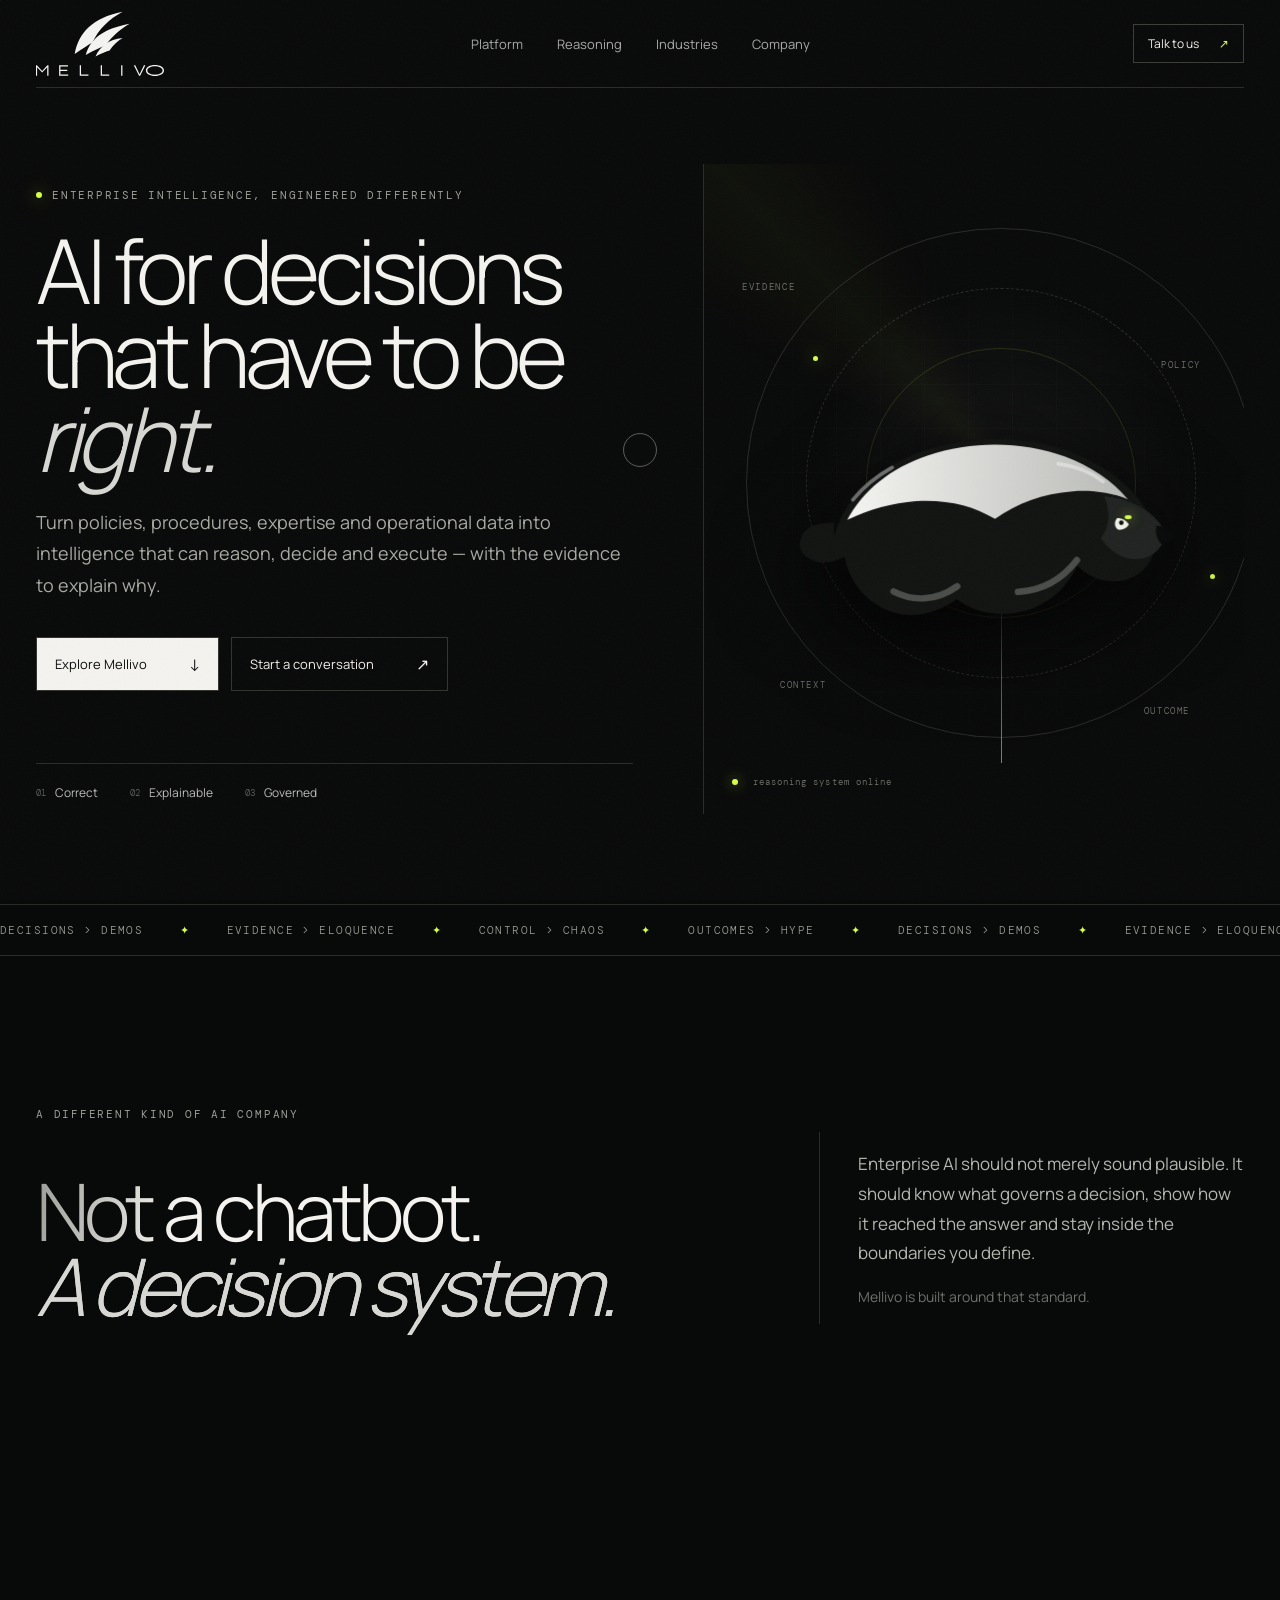
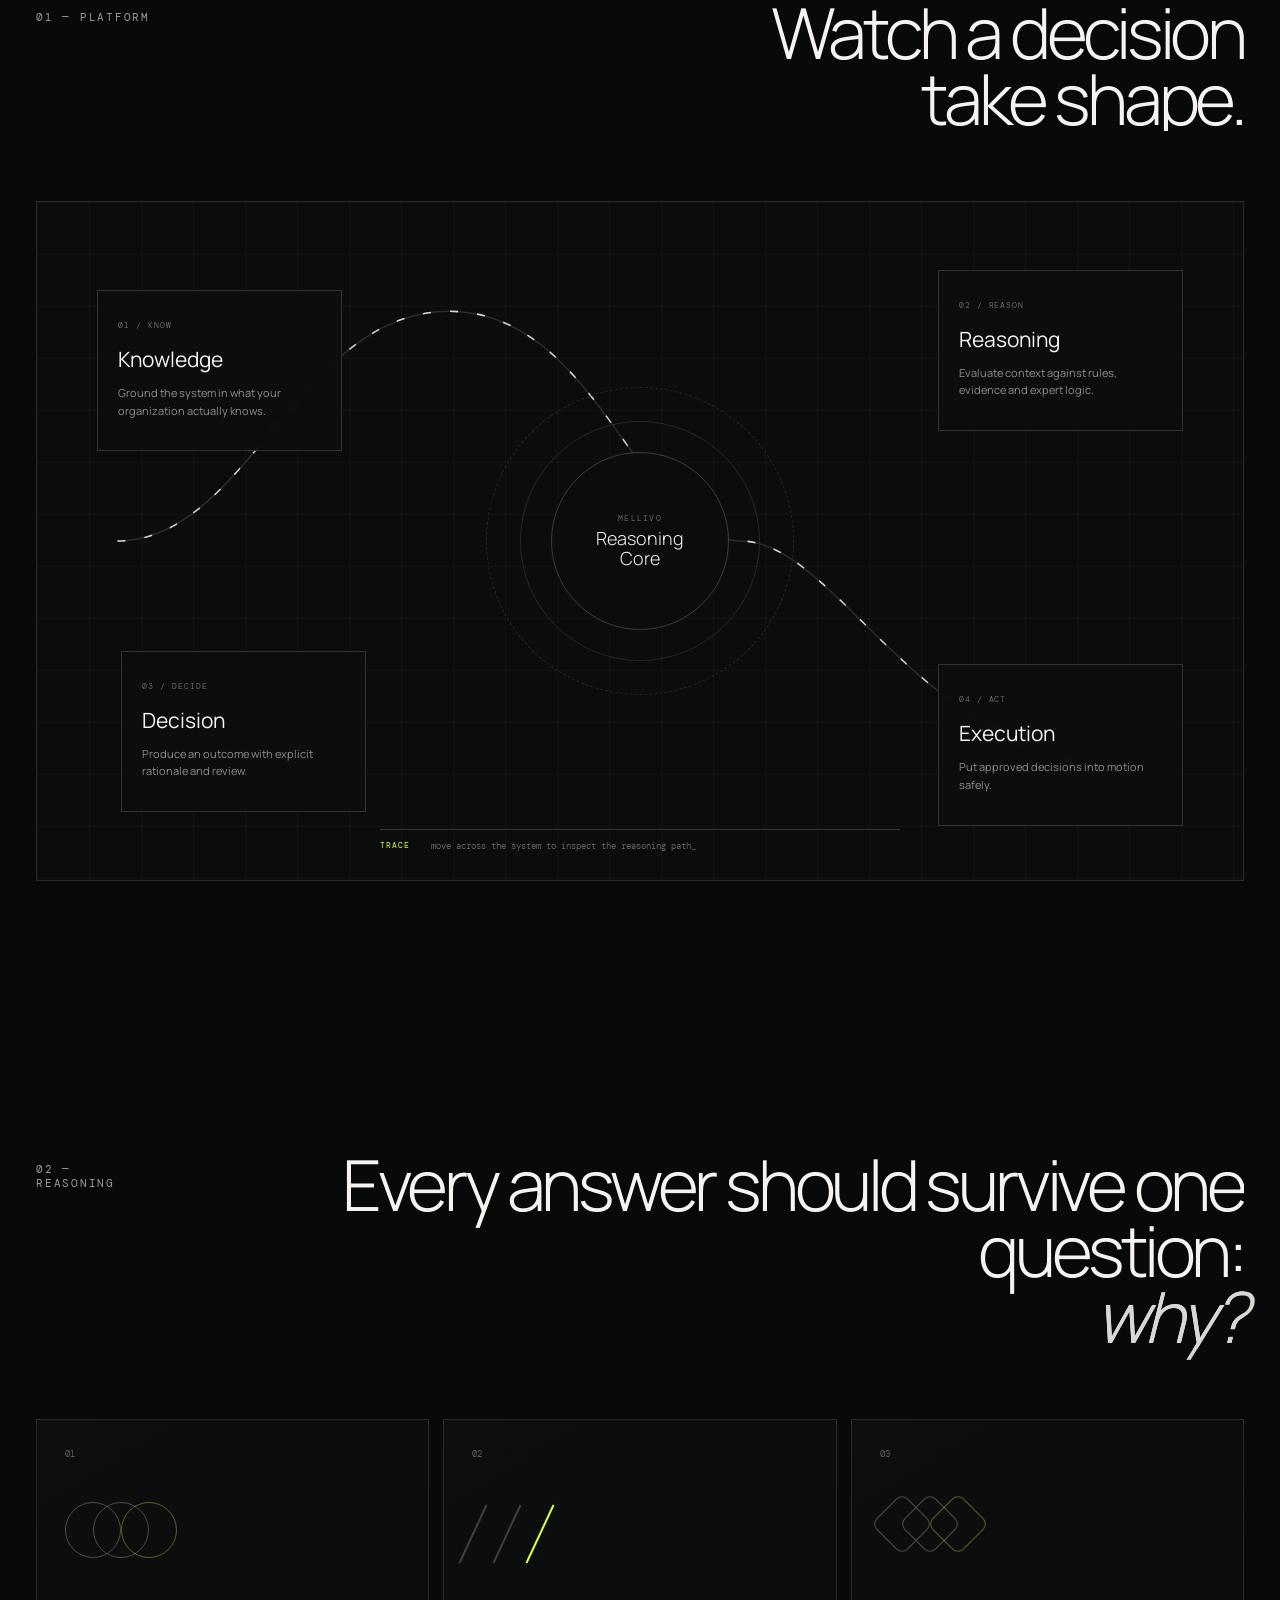
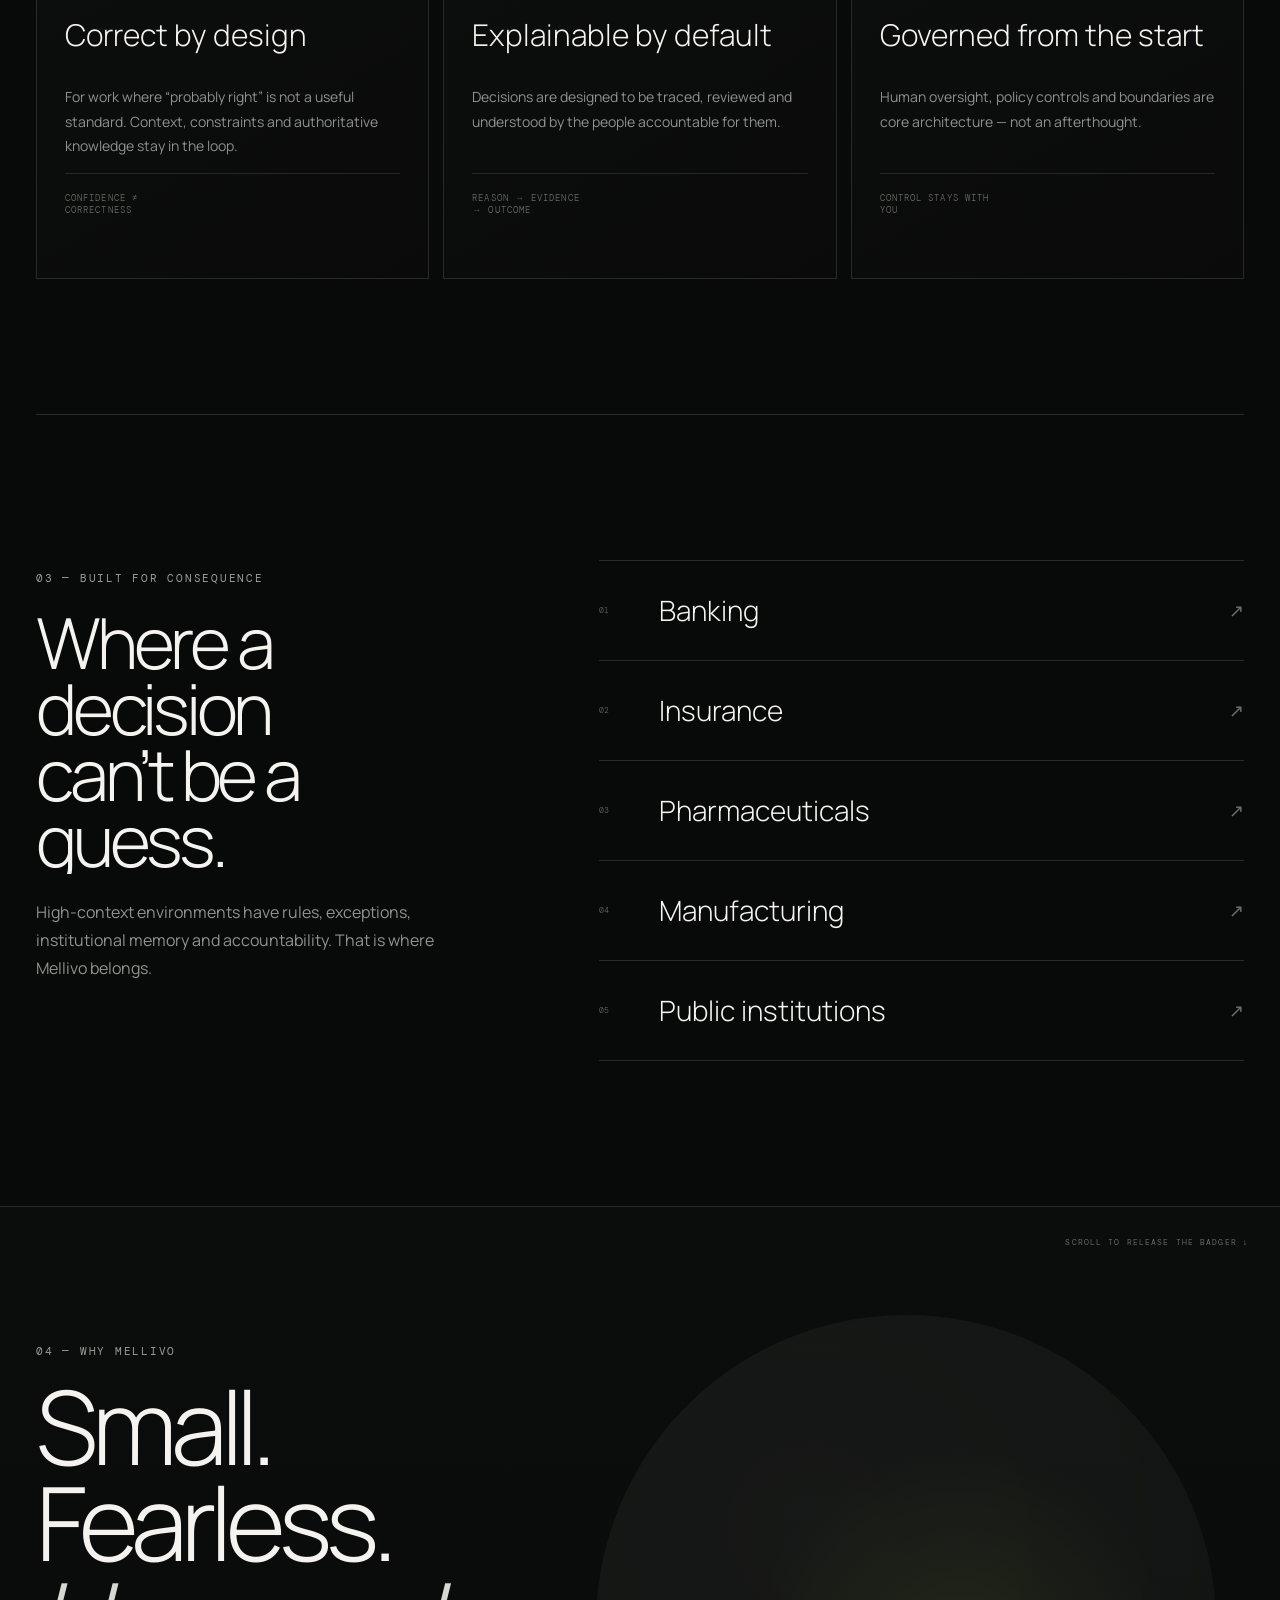
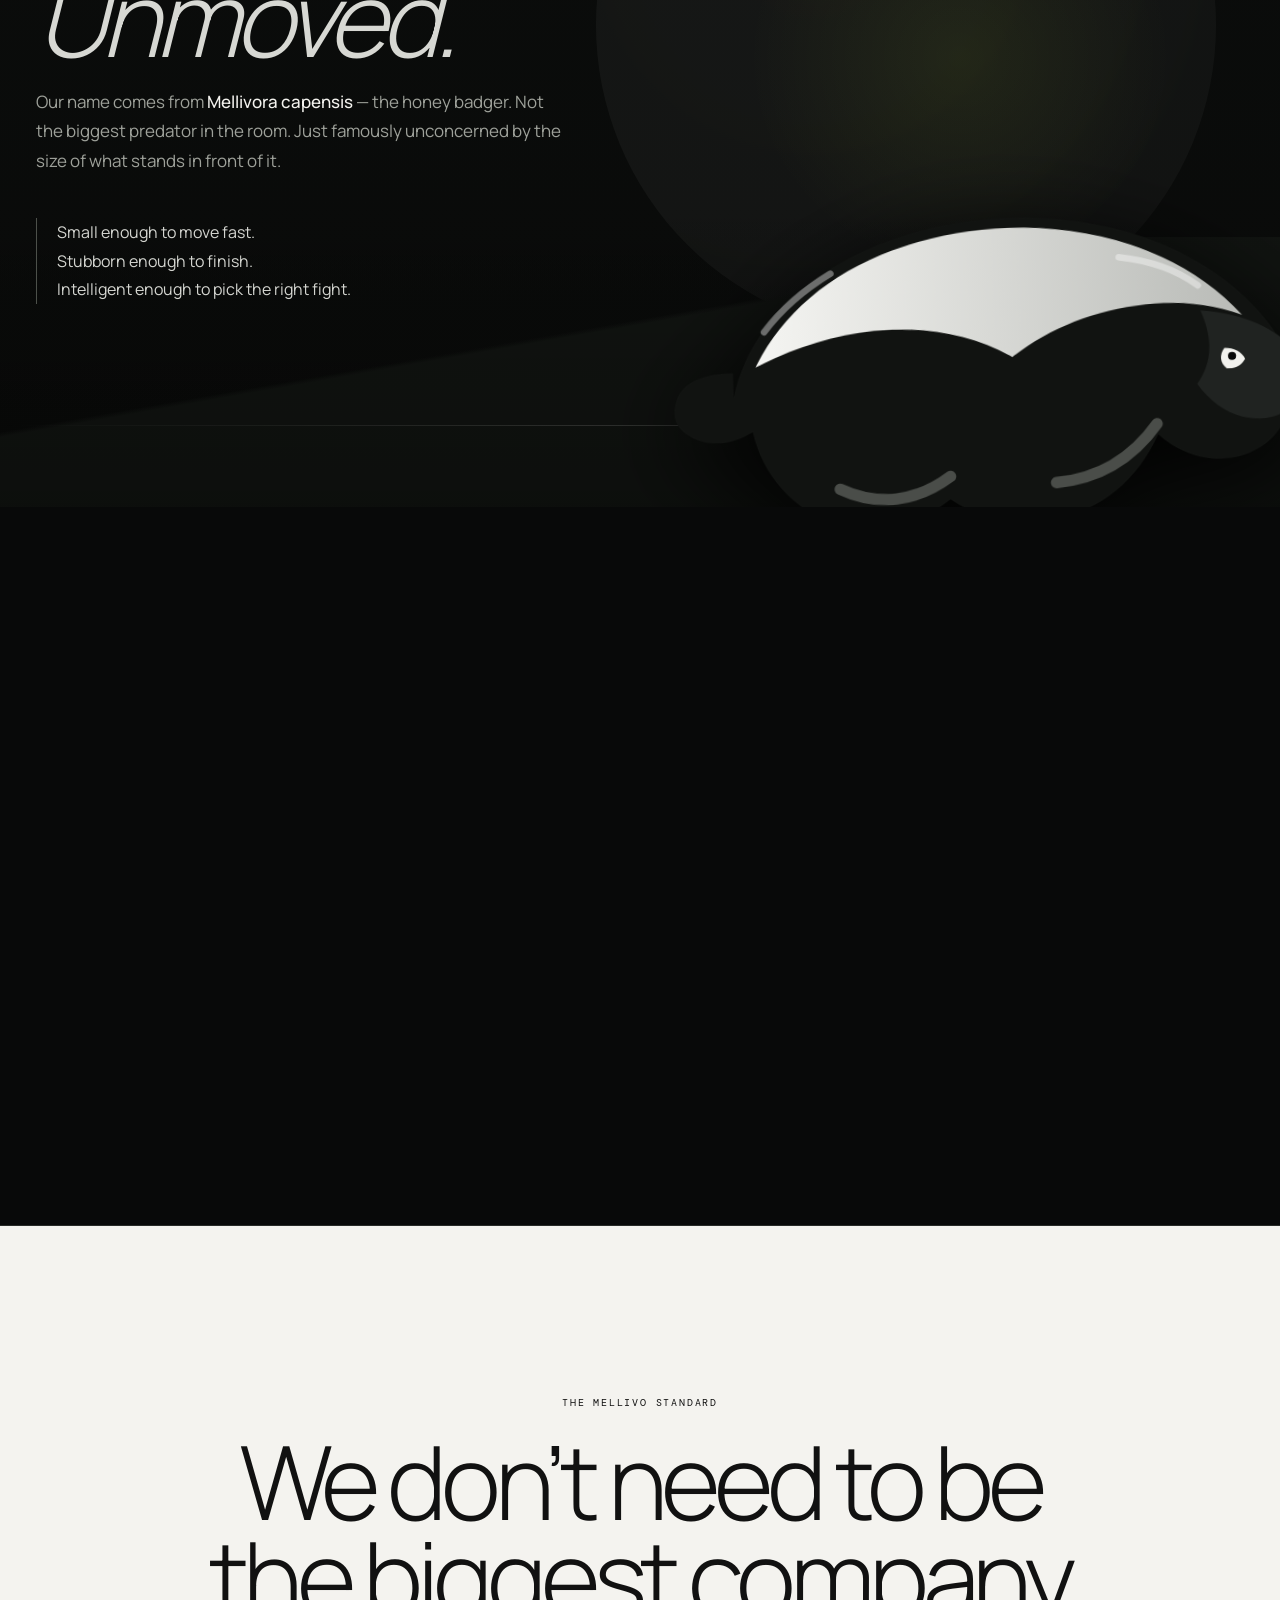
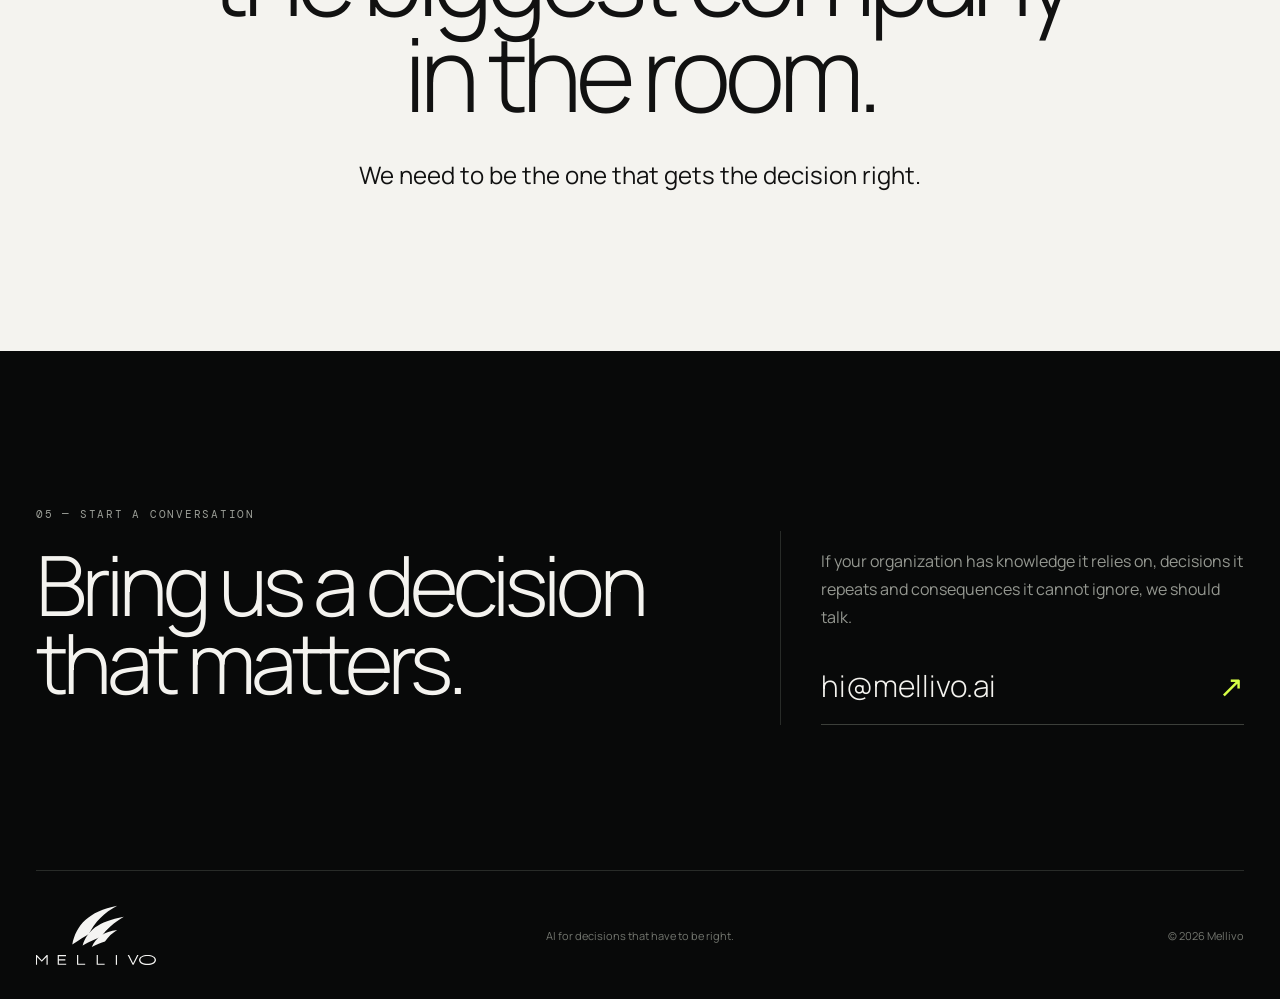
<file: index.html>
<!doctype html><html><head><meta charset="utf-8"><meta name="viewport" content="width=device-width,initial-scale=1"><meta http-equiv="refresh" content="0; url=enhanced.html"><title>Mellivo</title><script>location.replace('enhanced.html');</script></head><body style="background:#080909;color:#f4f3ef;font-family:system-ui;padding:24px">Loading Mellivo…</body></html>
</file>
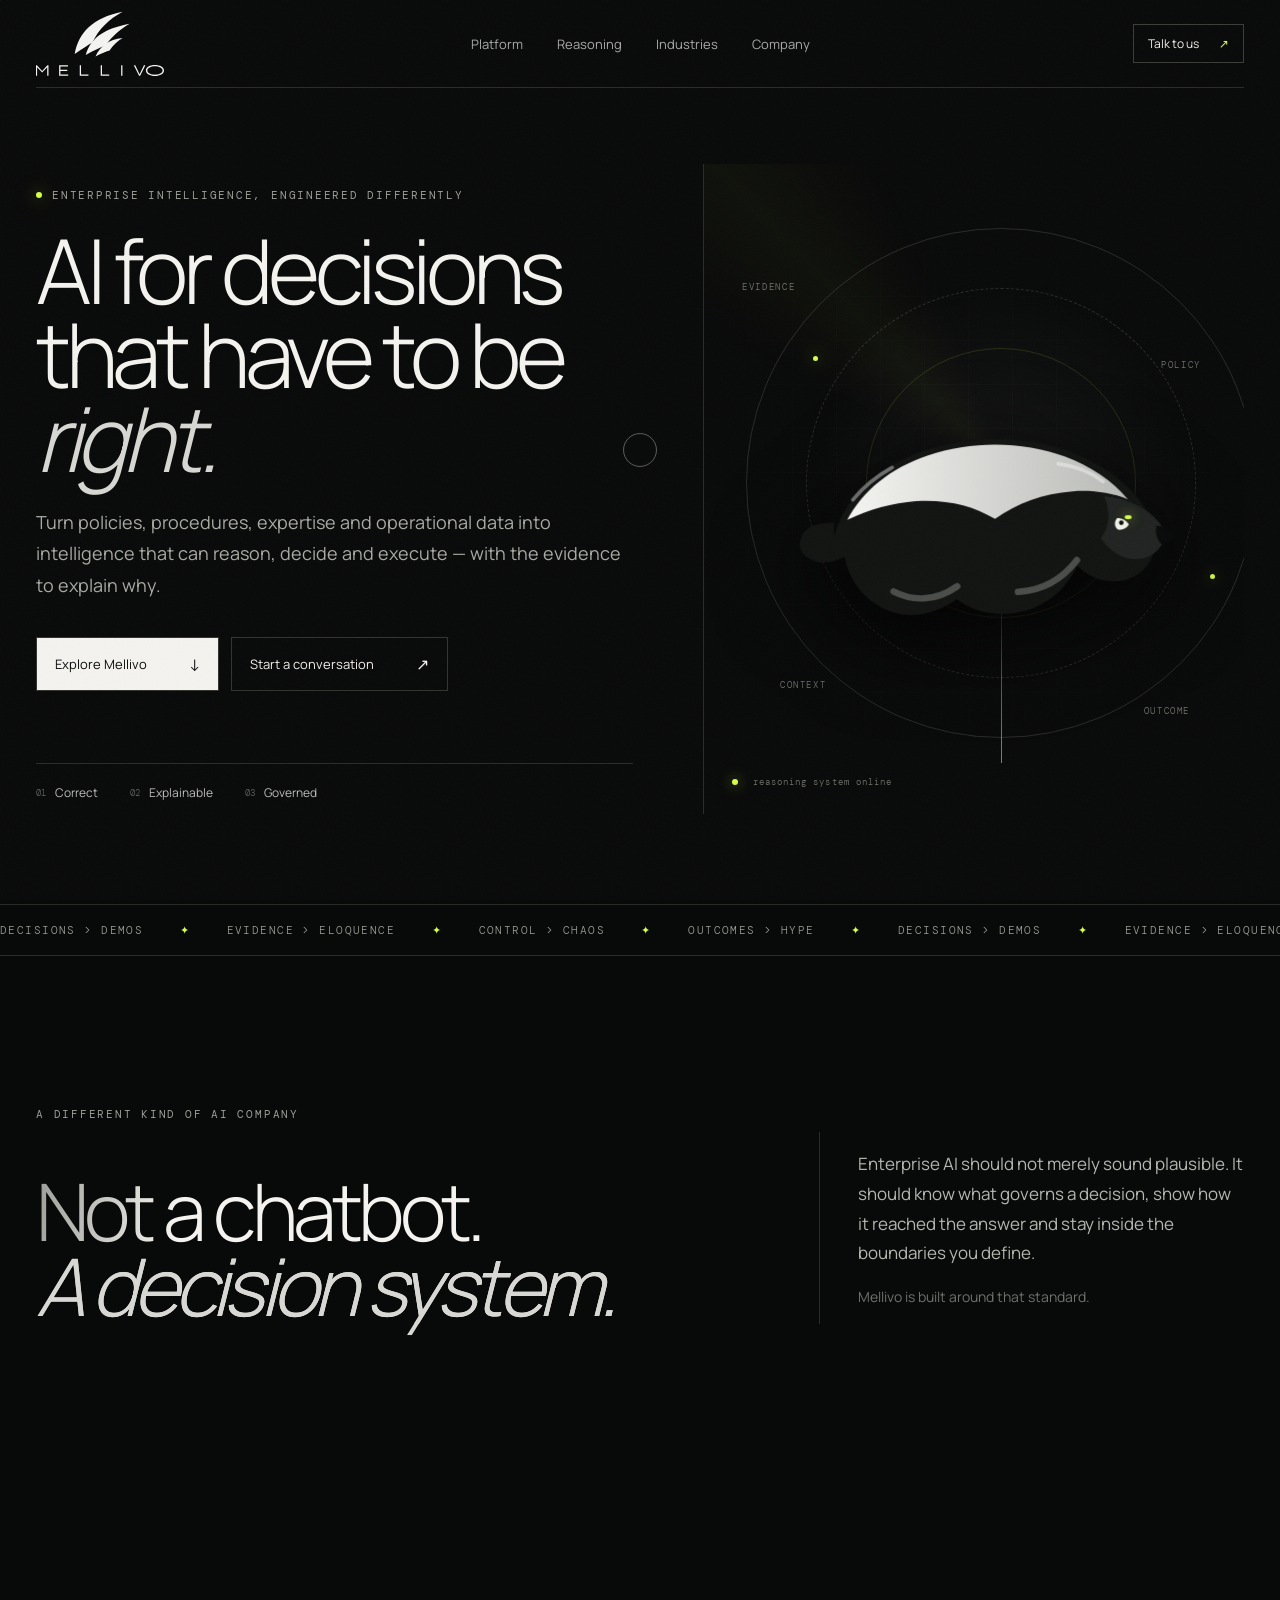
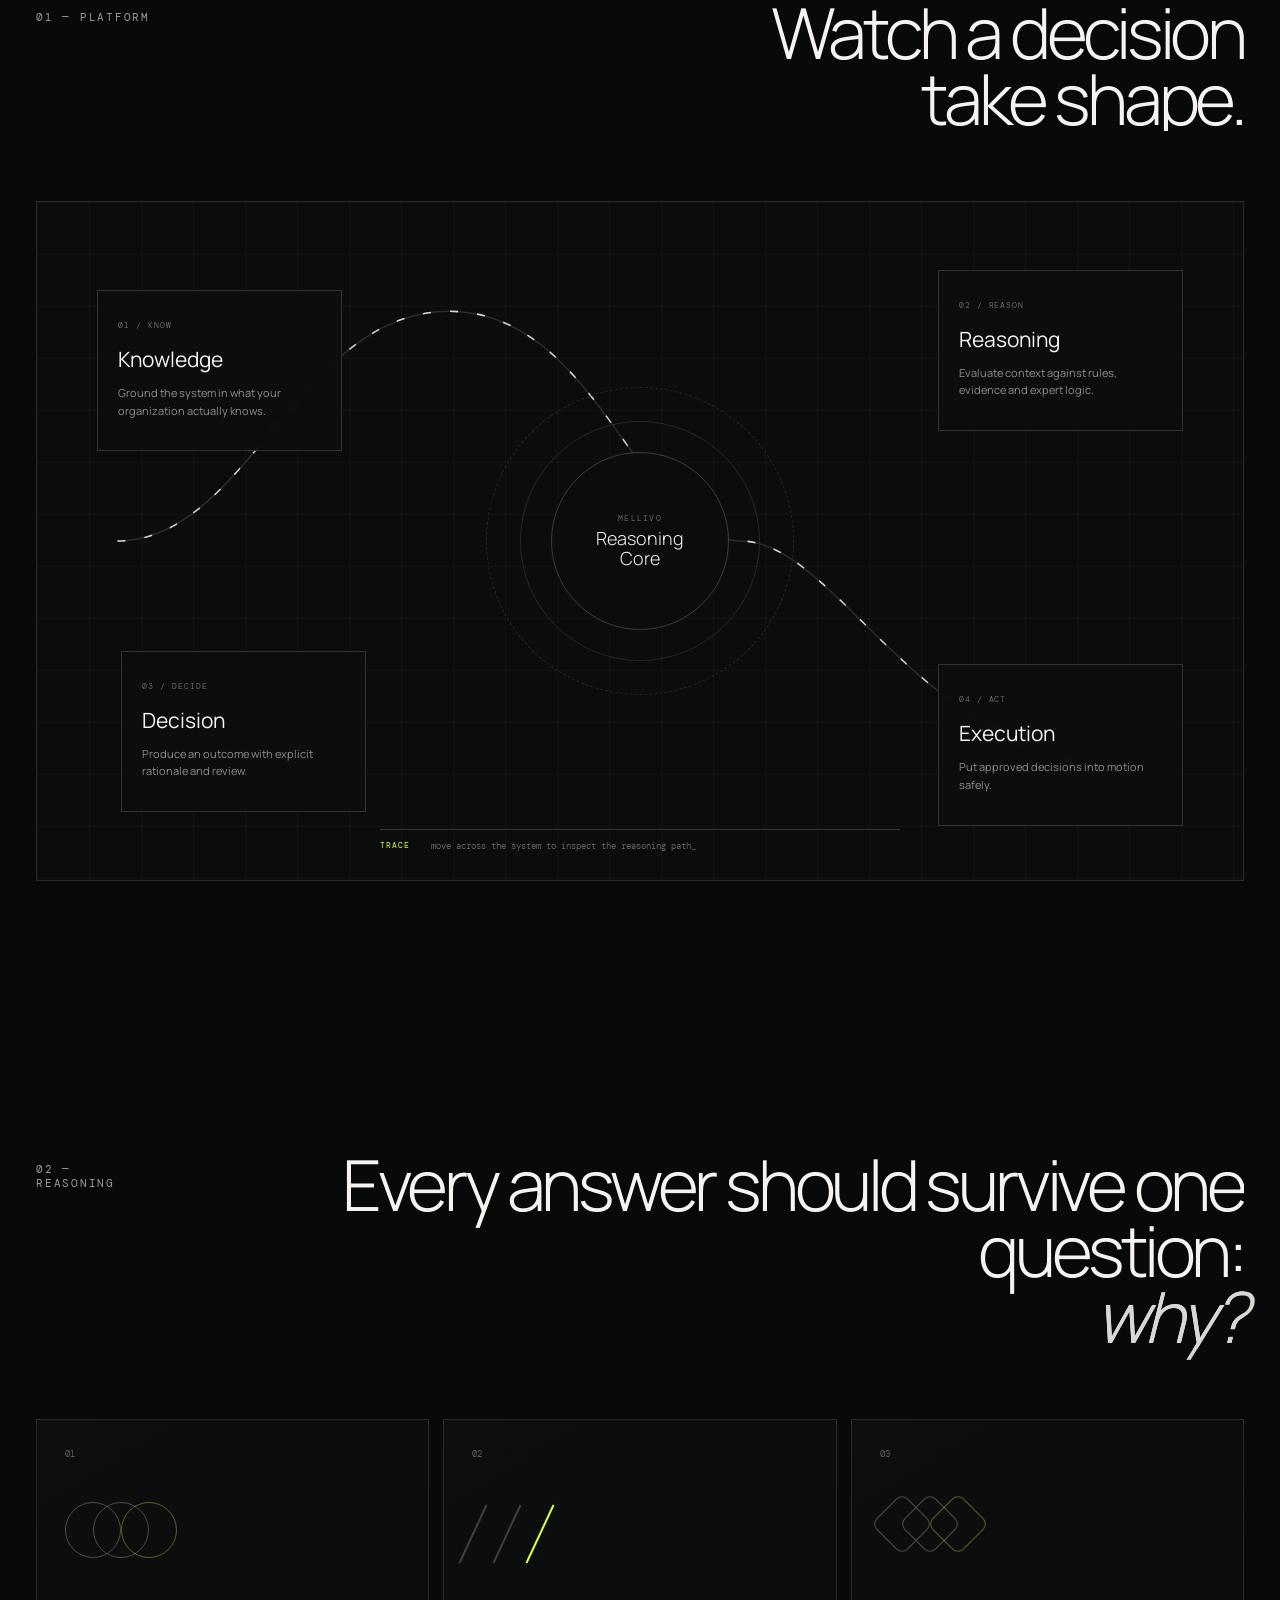
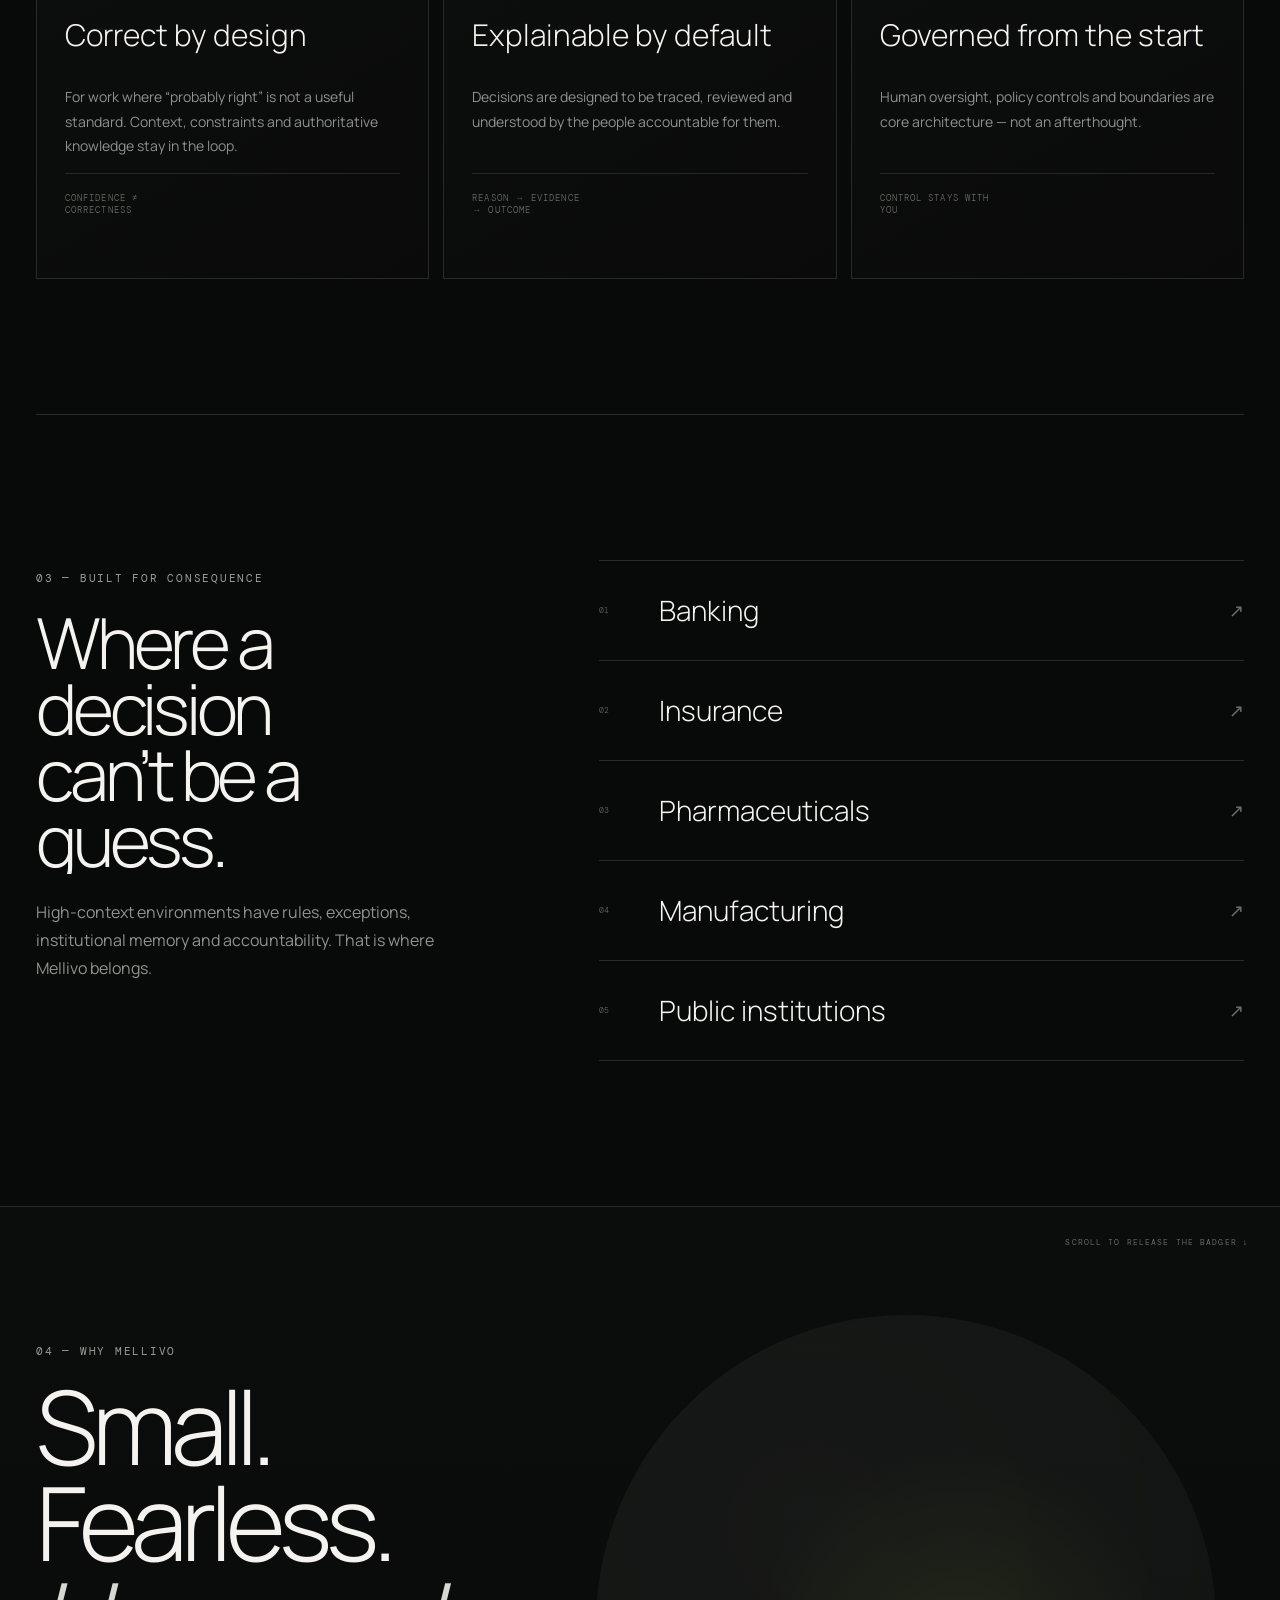
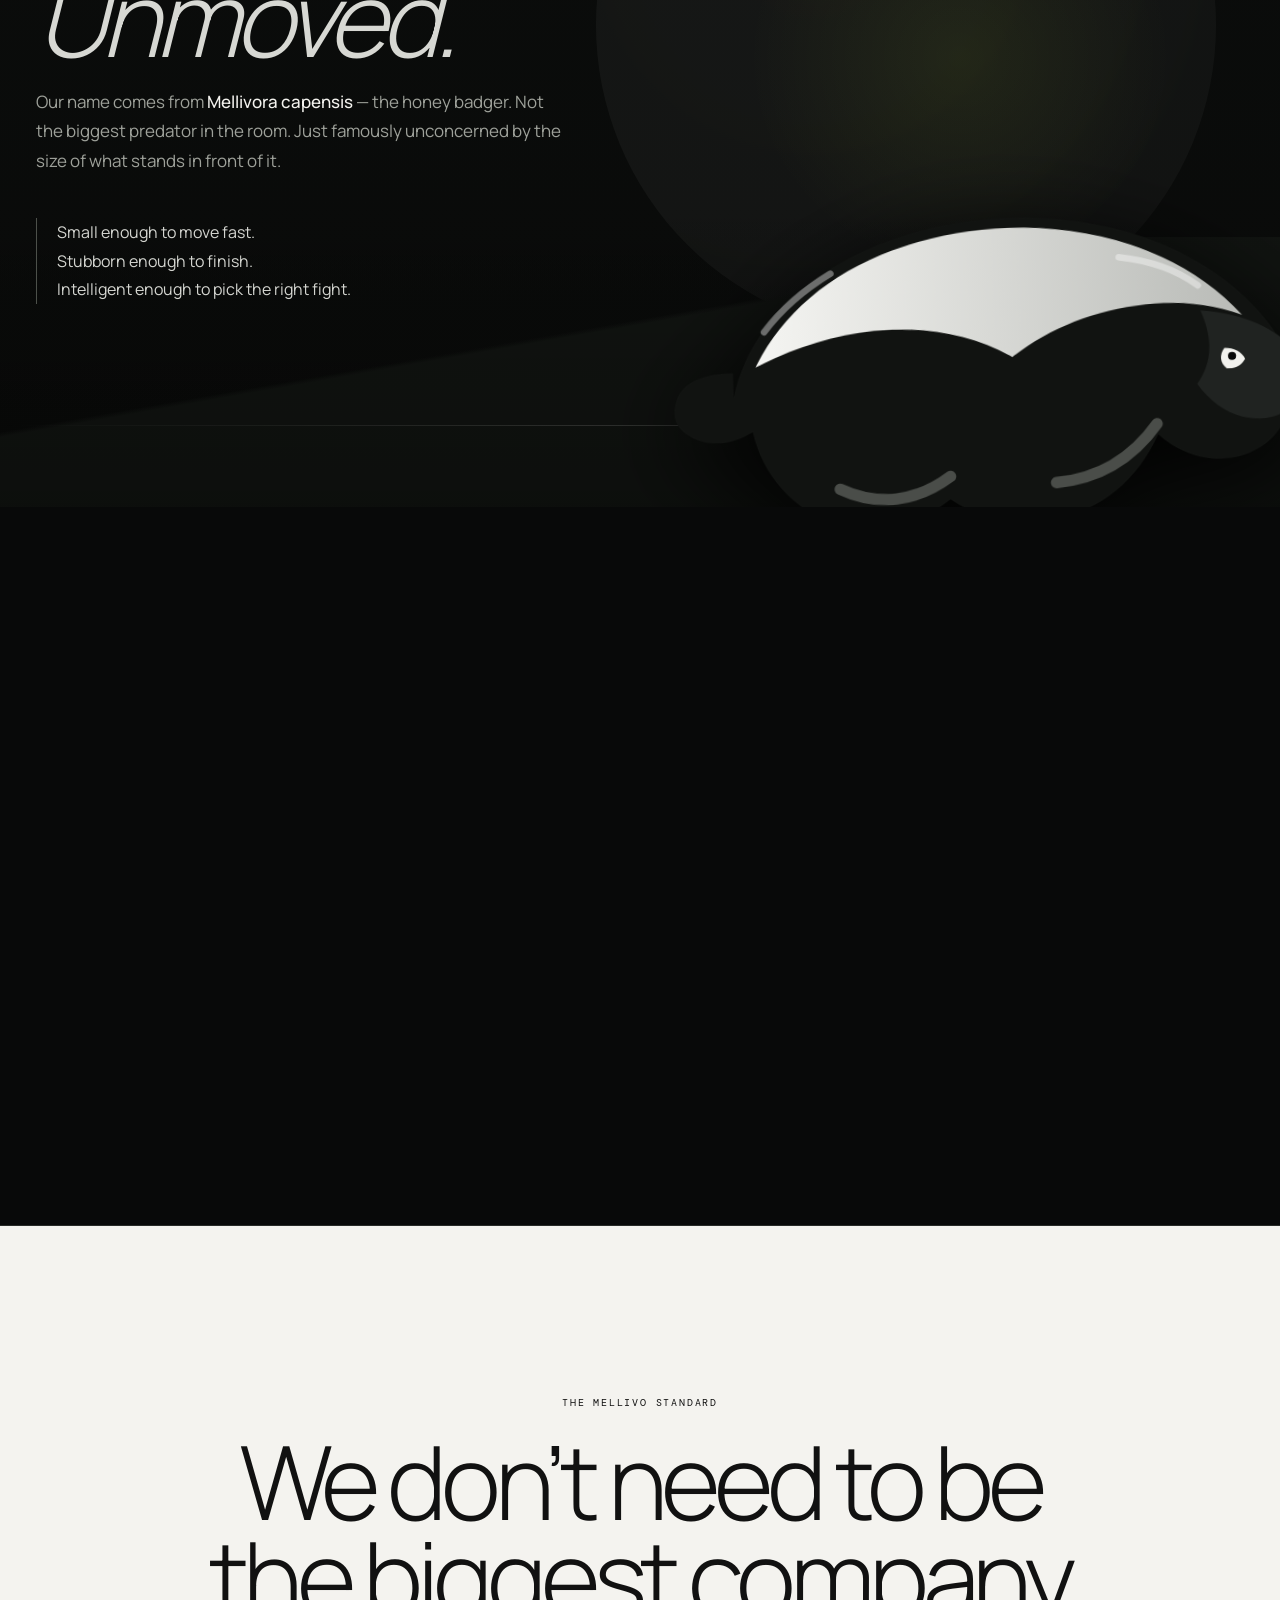
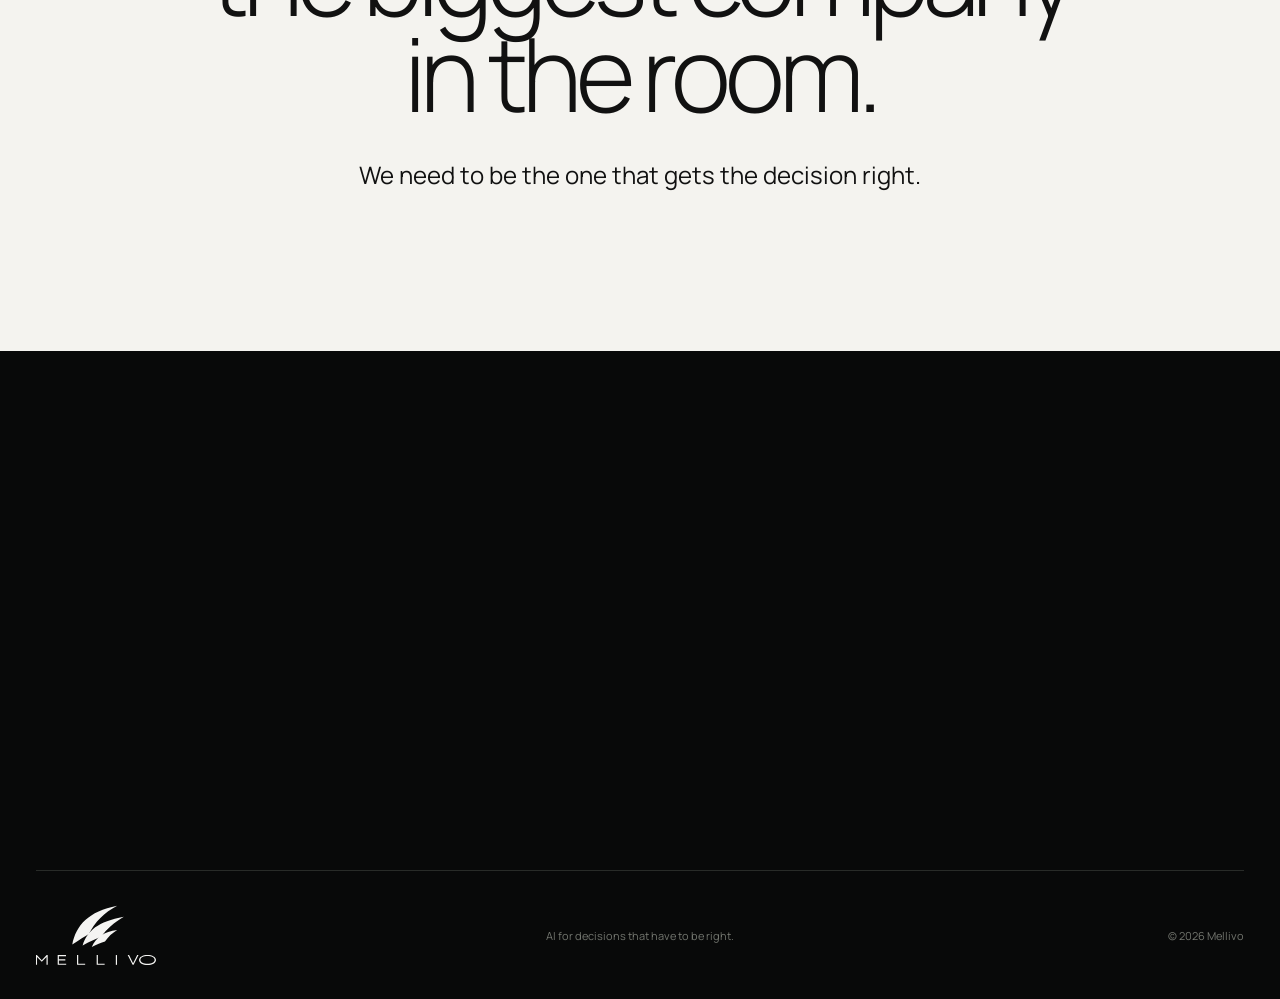
<file: enhanced.html>
<!doctype html><html lang="en"><head><meta charset="utf-8"><meta name="viewport" content="width=device-width,initial-scale=1"><meta name="theme-color" content="#080909"><title>Mellivo — AI for decisions that have to be right.</title><meta name="description" content="Mellivo builds governed, explainable AI for consequential enterprise decisions."><link rel="preconnect" href="https://fonts.googleapis.com"><link rel="preconnect" href="https://fonts.gstatic.com" crossorigin><link href="https://fonts.googleapis.com/css2?family=DM+Mono:wght@300;400;500&family=Manrope:wght@300;400;500;600&display=swap" rel="stylesheet"><link rel="stylesheet" href="fx.css"></head><body><div class="grain"></div><div class="progress" id="progress"></div><div class="cursor" id="cursor"><span></span></div><div class="cursor-ring" id="cursorRing"></div><header><a href="#top" class="logo"><img src="assets/logo.svg" alt="Mellivo"></a><nav><a href="#platform">Platform</a><a href="#reasoning">Reasoning</a><a href="#industries">Industries</a><a href="#company">Company</a></nav><a class="talk magnetic" href="mailto:hi@mellivo.ai">Talk to us <i>↗</i></a></header><main id="top"><section class="hero shell"><div class="hero-copy reveal"><p class="eyebrow"><b></b> Enterprise intelligence, engineered differently</p><h1>AI for decisions<br>that have to be <em>right.</em></h1><p class="lede">Turn policies, procedures, expertise and operational data into intelligence that can reason, decide and execute — with the evidence to explain why.</p><div class="actions"><a href="#platform" class="button primary magnetic">Explore Mellivo <span>↓</span></a><a href="mailto:hi@mellivo.ai" class="button magnetic">Start a conversation <span>↗</span></a></div><div class="proof"><span><small>01</small>Correct</span><span><small>02</small>Explainable</span><span><small>03</small>Governed</span></div></div><div class="hero-art reveal" id="heroArt"><div class="radar r1"></div><div class="radar r2"></div><div class="radar r3"></div><div class="scan"></div><div class="badger-mark" id="badgerMark"><img src="assets/badger.svg" alt="Stylized honey badger"></div><div class="float f1">EVIDENCE</div><div class="float f2">POLICY</div><div class="float f3">CONTEXT</div><div class="float f4">OUTCOME</div><div class="status"><span></span> reasoning system online</div></div></section><section class="ticker"><div>DECISIONS &gt; DEMOS <i>✦</i> EVIDENCE &gt; ELOQUENCE <i>✦</i> CONTROL &gt; CHAOS <i>✦</i> OUTCOMES &gt; HYPE <i>✦</i> DECISIONS &gt; DEMOS <i>✦</i> EVIDENCE &gt; ELOQUENCE <i>✦</i></div></section><section class="intro shell"><p class="kicker reveal">A different kind of AI company</p><div class="intro-grid"><h2 class="reveal">Not a chatbot.<br><em>A decision system.</em></h2><div class="reveal"><p>Enterprise AI should not merely sound plausible. It should know what governs a decision, show how it reached the answer and stay inside the boundaries you define.</p><p class="dim">Mellivo is built around that standard.</p></div></div></section><section class="platform shell" id="platform"><div class="section-head reveal"><p class="kicker">01 — Platform</p><h2>Watch a decision<br>take shape.</h2></div><div class="decision" id="decision"><svg viewBox="0 0 1200 620" preserveAspectRatio="none"><path class="path-base" d="M80 310 C210 310 260 100 410 100 S600 310 700 310 S880 520 1110 520"/><path class="path-live" d="M80 310 C210 310 260 100 410 100 S600 310 700 310 S880 520 1110 520"/></svg><div class="core"><div class="core-orbit o1"></div><div class="core-orbit o2"></div><span>MELLIVO</span><b>Reasoning<br>Core</b></div><article class="node n1" data-label="KNOW" data-copy="Authoritative policies, procedures, records and domain knowledge are grounded with provenance."><small>01 / KNOW</small><h3>Knowledge</h3><p>Ground the system in what your organization actually knows.</p></article><article class="node n2" data-label="REASON" data-copy="Context is evaluated against applicable rules, evidence, precedent and expert logic."><small>02 / REASON</small><h3>Reasoning</h3><p>Evaluate context against rules, evidence and expert logic.</p></article><article class="node n3" data-label="DECIDE" data-copy="A governed outcome is produced with rationale, confidence and a human review path."><small>03 / DECIDE</small><h3>Decision</h3><p>Produce an outcome with explicit rationale and review.</p></article><article class="node n4" data-label="ACT" data-copy="Approved decisions can trigger workflows while preserving control and an audit trail."><small>04 / ACT</small><h3>Execution</h3><p>Put approved decisions into motion safely.</p></article><div class="console"><span id="consoleTag">TRACE</span><code id="consoleText">move across the system to inspect the reasoning path_</code></div></div></section><section class="reasoning shell" id="reasoning"><div class="section-head reveal"><p class="kicker">02 — Reasoning</p><h2>Every answer should survive one question:<br><em>why?</em></h2></div><div class="cards"><article class="card tilt reveal"><span>01</span><div class="glyph"><i></i><i></i><i></i></div><h3>Correct by design</h3><p>For work where “probably right” is not a useful standard. Context, constraints and authoritative knowledge stay in the loop.</p><footer>CONFIDENCE ≠ CORRECTNESS</footer></article><article class="card tilt reveal"><span>02</span><div class="glyph trace-glyph"><i></i><i></i><i></i></div><h3>Explainable by default</h3><p>Decisions are designed to be traced, reviewed and understood by the people accountable for them.</p><footer>REASON → EVIDENCE → OUTCOME</footer></article><article class="card tilt reveal"><span>03</span><div class="glyph shield"><i></i><i></i><i></i></div><h3>Governed from the start</h3><p>Human oversight, policy controls and boundaries are core architecture — not an afterthought.</p><footer>CONTROL STAYS WITH YOU</footer></article></div></section><section class="industries shell" id="industries"><div class="sticky reveal"><p class="kicker">03 — Built for consequence</p><h2>Where a decision<br>can’t be a guess.</h2><p>High-context environments have rules, exceptions, institutional memory and accountability. That is where Mellivo belongs.</p></div><div class="industry-list reveal"><a href="mailto:hi@mellivo.ai?subject=Mellivo%20for%20Banking"><small>01</small><b>Banking</b><span>↗</span></a><a href="mailto:hi@mellivo.ai?subject=Mellivo%20for%20Insurance"><small>02</small><b>Insurance</b><span>↗</span></a><a href="mailto:hi@mellivo.ai?subject=Mellivo%20for%20Pharmaceuticals"><small>03</small><b>Pharmaceuticals</b><span>↗</span></a><a href="mailto:hi@mellivo.ai?subject=Mellivo%20for%20Manufacturing"><small>04</small><b>Manufacturing</b><span>↗</span></a><a href="mailto:hi@mellivo.ai?subject=Mellivo%20for%20Public%20Institutions"><small>05</small><b>Public institutions</b><span>↗</span></a></div></section><section class="badger" id="company"><div class="badger-pin" id="badgerPin"><div class="badger-bg"><div class="moon"></div><div class="terrain"></div><img src="assets/badger.svg" alt="Honey badger" id="badgerHero"></div><div class="badger-copy shell"><p class="kicker">04 — Why Mellivo</p><h2>Small.<br>Fearless.<br><em>Unmoved.</em></h2><p>Our name comes from <strong>Mellivora capensis</strong> — the honey badger. Not the biggest predator in the room. Just famously unconcerned by the size of what stands in front of it.</p><blockquote>Small enough to move fast.<br>Stubborn enough to finish.<br>Intelligent enough to pick the right fight.</blockquote></div><div class="scroll-note">SCROLL TO RELEASE THE BADGER ↓</div></div></section><section class="manifesto"><div class="manifesto-inner reveal"><p>THE MELLIVO STANDARD</p><h2>We don’t need to be<br>the biggest company<br>in the room.</h2><h3>We need to be the one that gets the decision right.</h3></div></section><section class="contact shell reveal"><div><p class="kicker">05 — Start a conversation</p><h2>Bring us a decision<br>that matters.</h2></div><div class="contact-panel"><p>If your organization has knowledge it relies on, decisions it repeats and consequences it cannot ignore, we should talk.</p><a href="mailto:hi@mellivo.ai" class="email magnetic">hi@mellivo.ai <span>↗</span></a></div></section></main><footer class="shell"><img src="assets/logo.svg" alt="Mellivo"><p>AI for decisions that have to be right.</p><span>© 2026 Mellivo</span></footer><script src="fx.js"></script></body></html>
</file>
<file: fx.css>
:root{--bg:#080909;--ink:#f4f3ef;--muted:#93968f;--line:#282b28;--panel:#0d0f0e;--warm:#d7d8d3;--acid:#d7ff46;--mx:50vw;--my:50vh}*{box-sizing:border-box}html{scroll-behavior:smooth}body{margin:0;background:var(--bg);color:var(--ink);font-family:Manrope,system-ui,sans-serif;overflow-x:hidden}a{color:inherit;text-decoration:none}.shell{width:min(1420px,calc(100% - 72px));margin:auto}.grain{position:fixed;inset:0;pointer-events:none;z-index:80;opacity:.035;background-image:url("data:image/svg+xml,%3Csvg xmlns='http://www.w3.org/2000/svg' width='160' height='160'%3E%3Cfilter id='n'%3E%3CfeTurbulence type='fractalNoise' baseFrequency='.9' numOctaves='4' stitchTiles='stitch'/%3E%3C/filter%3E%3Crect width='100%25' height='100%25' filter='url(%23n)'/%3E%3C/svg%3E")}.progress{position:fixed;left:0;top:0;height:2px;width:0;background:var(--acid);z-index:99}.cursor,.cursor-ring{position:fixed;left:0;top:0;pointer-events:none;z-index:1000;transform:translate(-50%,-50%);mix-blend-mode:difference}.cursor{width:8px;height:8px;border-radius:50%;background:#fff}.cursor-ring{width:34px;height:34px;border:1px solid rgba(255,255,255,.7);border-radius:50%;transition:width .2s,height .2s,border-radius .2s,opacity .2s}.cursor-ring.hover{width:58px;height:58px;border-radius:18px}.cursor-ring.badger-mode{width:86px;height:86px;border-color:var(--acid);box-shadow:0 0 32px rgba(215,255,70,.15)}header{height:88px;width:min(1420px,calc(100% - 72px));margin:auto;display:grid;grid-template-columns:1fr auto 1fr;align-items:center;border-bottom:1px solid var(--line);position:relative;z-index:20}.logo img{width:128px;display:block}.logo{justify-self:start}nav{display:flex;gap:34px;color:#aaa;font-size:13px}nav a{position:relative}nav a:after{content:"";position:absolute;left:0;right:100%;bottom:-6px;height:1px;background:var(--ink);transition:right .25s}nav a:hover:after{right:0}.talk{justify-self:end;border:1px solid #3a3d39;padding:10px 14px;font-size:12px;display:flex;gap:20px;align-items:center}.talk i{font-style:normal;color:var(--acid)}.hero{min-height:calc(100svh - 88px);display:grid;grid-template-columns:1.05fr .95fr;align-items:center;gap:70px;padding:76px 0 90px}.eyebrow,.kicker{font:400 11px DM Mono,monospace;letter-spacing:.16em;text-transform:uppercase;color:#9b9e97}.eyebrow{display:flex;gap:10px;align-items:center}.eyebrow b{width:6px;height:6px;border-radius:50%;background:var(--acid);box-shadow:0 0 18px rgba(215,255,70,.7)}h1,h2{font-weight:300;letter-spacing:-.06em;line-height:.94}.hero h1{font-size:clamp(60px,7vw,116px);margin:26px 0}.hero h1 em,.intro h2 em,.section-head h2 em,.badger-copy h2 em{font-style:italic;color:var(--warm)}.lede{max-width:700px;color:#a8aaa4;font-size:18px;line-height:1.75}.actions{display:flex;gap:12px;margin-top:36px}.button{height:54px;padding:0 18px;border:1px solid #31342f;display:inline-flex;align-items:center;gap:42px;font-size:13px}.button.primary{background:var(--ink);color:#0a0b0a}.button span{font-size:16px}.proof{display:flex;gap:32px;margin-top:72px;padding-top:20px;border-top:1px solid var(--line);max-width:620px}.proof span{font-size:12px;color:#bbb;display:flex;align-items:center;gap:9px}.proof small{font:300 9px DM Mono;color:#61645f}.hero-art{height:650px;position:relative;overflow:hidden;border-left:1px solid var(--line);background:radial-gradient(circle at 55% 48%,rgba(255,255,255,.05),transparent 45%)}.hero-art:before{content:"";position:absolute;inset:0;background-image:linear-gradient(rgba(255,255,255,.025) 1px,transparent 1px),linear-gradient(90deg,rgba(255,255,255,.025) 1px,transparent 1px);background-size:44px 44px;mask-image:radial-gradient(circle at center,#000 0,transparent 76%)}.radar{position:absolute;border:1px solid rgba(255,255,255,.13);border-radius:50%;left:55%;top:49%;transform:translate(-50%,-50%)}.r1{width:510px;height:510px}.r2{width:390px;height:390px;border-style:dashed;animation:spin 30s linear infinite}.r3{width:270px;height:270px;border-color:rgba(215,255,70,.13);animation:spin2 18s linear infinite}.scan{position:absolute;width:1px;height:280px;left:55%;top:49%;transform-origin:bottom;background:linear-gradient(transparent,rgba(215,255,70,.55));animation:scan 7s linear infinite}.badger-mark{position:absolute;left:55%;top:52%;width:78%;transform:translate(-50%,-50%);filter:drop-shadow(0 24px 45px #000);transition:transform .18s ease-out}.badger-mark img{width:100%;display:block}.float{position:absolute;font:300 9px DM Mono;color:#72756f;letter-spacing:.18em}.f1{left:7%;top:18%}.f2{right:8%;top:30%}.f3{left:14%;bottom:19%}.f4{right:10%;bottom:15%}.status{position:absolute;left:28px;bottom:26px;font:300 9px DM Mono;color:#73766f;letter-spacing:.12em}.status span{display:inline-block;width:6px;height:6px;border-radius:50%;background:var(--acid);margin-right:8px;box-shadow:0 0 14px rgba(215,255,70,.7)}@keyframes spin{to{transform:translate(-50%,-50%) rotate(360deg)}}@keyframes spin2{to{transform:translate(-50%,-50%) rotate(-360deg)}}@keyframes scan{to{transform:rotate(360deg)}}.ticker{border-block:1px solid var(--line);overflow:hidden}.ticker div{width:max-content;padding:18px 0;font:300 11px DM Mono;letter-spacing:.13em;color:#9da098;animation:marquee 26s linear infinite}.ticker i{font-style:normal;color:var(--acid);margin:0 28px}@keyframes marquee{to{transform:translateX(-50%)}}.intro{padding:140px 0}.intro-grid{display:grid;grid-template-columns:1fr .65fr;gap:10vw;align-items:end}.intro h2{font-size:clamp(56px,6.2vw,94px);margin:22px 0 0}.intro-grid>div{border-left:1px solid var(--line);padding-left:38px}.intro-grid p{color:#b4b6b0;line-height:1.75;font-size:17px}.intro-grid .dim{font-size:14px;color:#6f726d}.platform,.reasoning{padding:135px 0}.section-head{display:flex;justify-content:space-between;gap:40px;align-items:start}.section-head h2{font-size:clamp(54px,5.5vw,84px);text-align:right;margin:0}.decision{height:680px;border:1px solid var(--line);margin-top:70px;position:relative;overflow:hidden;background:#0b0d0c}.decision:before{content:"";position:absolute;inset:0;background-image:linear-gradient(rgba(255,255,255,.025) 1px,transparent 1px),linear-gradient(90deg,rgba(255,255,255,.025) 1px,transparent 1px);background-size:52px 52px}.decision svg{position:absolute;inset:0;width:100%;height:100%}.path-base,.path-live{fill:none;stroke-width:1.4}.path-base{stroke:#2a2d29}.path-live{stroke:var(--warm);stroke-dasharray:8 19;animation:path 7s linear infinite}.decision.active .path-live{stroke:var(--acid);filter:drop-shadow(0 0 6px rgba(215,255,70,.4));animation-duration:2s}@keyframes path{to{stroke-dashoffset:-150}}.core{position:absolute;left:50%;top:50%;width:178px;height:178px;border:1px solid #3a3d38;border-radius:50%;transform:translate(-50%,-50%);background:#0b0d0c;display:grid;place-content:center;text-align:center;z-index:4}.core>span{font:300 8px DM Mono;color:#747772;letter-spacing:.16em}.core>b{font-size:18px;font-weight:300;line-height:1.15;margin-top:5px}.core-orbit{position:absolute;border:1px solid #262925;border-radius:50%;inset:-32px}.core-orbit.o2{inset:-66px;border-style:dashed;animation:spin 22s linear infinite}.node{position:absolute;width:245px;min-height:145px;padding:20px;border:1px solid #30332f;background:rgba(13,15,14,.9);backdrop-filter:blur(8px);z-index:5;transition:.28s}.node:hover,.node.active{transform:translateY(-7px);border-color:#81857b;background:#111410}.node small{font:300 8px DM Mono;color:#777b74;letter-spacing:.12em}.node h3{font-size:21px;font-weight:400;margin:12px 0 8px}.node p{font-size:11px;line-height:1.6;color:#8d918a}.n1{left:5%;top:13%}.n2{right:5%;top:10%}.n3{left:7%;bottom:10%}.n4{right:5%;bottom:8%}.console{position:absolute;left:50%;bottom:28px;transform:translateX(-50%);width:520px;border-top:1px solid #333631;padding-top:10px;display:flex;gap:20px;z-index:5}.console span{font:400 8px DM Mono;color:var(--acid);letter-spacing:.14em}.console code{font:300 9px DM Mono;color:#6e716b}.cards{display:grid;grid-template-columns:repeat(3,1fr);gap:14px;margin-top:70px}.card{min-height:400px;border:1px solid var(--line);background:linear-gradient(150deg,#0d0f0e,#090a09);padding:28px;display:flex;flex-direction:column;transform-style:preserve-3d;transition:border .25s}.card:hover{border-color:#50544e}.card>span{font:300 9px DM Mono;color:#676a64}.card h3{font-size:30px;font-weight:300;margin:34px 0 16px}.card p{font-size:14px;line-height:1.75;color:#8f928c}.card footer{margin-top:auto;padding-top:18px;border-top:1px solid #252824;font:300 9px DM Mono;color:#686b65;letter-spacing:.12em}.glyph{height:78px;margin-top:42px;position:relative}.glyph i{position:absolute;border:1px solid #4b4e49;border-radius:50%;width:56px;height:56px}.glyph i:nth-child(1){left:0}.glyph i:nth-child(2){left:28px}.glyph i:nth-child(3){left:56px;border-color:rgba(215,255,70,.35)}.trace-glyph i{border-radius:0;width:2px;height:64px;background:#3d403b;border:0;transform:rotate(25deg)}.trace-glyph i:nth-child(2){left:34px}.trace-glyph i:nth-child(3){left:67px;background:var(--acid)}.shield i{border-radius:8px;transform:rotate(45deg);width:44px;height:44px}.industries{padding:145px 0;display:grid;grid-template-columns:.82fr 1.18fr;gap:9vw;border-top:1px solid var(--line)}.sticky{position:sticky;top:50px;align-self:start}.sticky h2{font-size:clamp(54px,5.5vw,84px);margin:24px 0}.sticky>p:last-child{color:#90938d;line-height:1.75;max-width:520px}.industry-list{border-top:1px solid var(--line)}.industry-list a{height:100px;border-bottom:1px solid var(--line);display:grid;grid-template-columns:60px 1fr auto;align-items:center;transition:padding .25s,background .25s}.industry-list a:hover{padding:0 16px;background:#0d0f0e}.industry-list small{font:300 8px DM Mono;color:#666963}.industry-list b{font-size:28px;font-weight:300}.industry-list span{font-size:18px;color:#6b6e68}.industry-list a:hover span{color:var(--acid)}.badger{height:180vh;border-block:1px solid var(--line);position:relative}.badger-pin{height:100vh;position:sticky;top:0;overflow:hidden;background:linear-gradient(#0b0d0c,#090a09)}.badger-bg{position:absolute;inset:0}.moon{position:absolute;width:620px;height:620px;border-radius:50%;right:5%;top:12%;background:radial-gradient(circle at 35% 35%,#f1f0eb 0,#c7c9c5 55%,#777b75 100%);opacity:.08;filter:blur(.3px)}.terrain{position:absolute;left:0;right:0;bottom:0;height:32%;background:linear-gradient(170deg,transparent 0 38%,#111411 39% 100%)}#badgerHero{position:absolute;width:min(980px,65vw);right:-4%;bottom:-3%;filter:drop-shadow(0 30px 60px #000);transform:translate3d(0,0,0) scale(.9);transition:filter .3s}.badger-copy{position:relative;z-index:5;padding-top:14vh}.badger-copy h2{font-size:clamp(70px,8vw,130px);margin:20px 0;max-width:780px}.badger-copy>p:not(.kicker){max-width:530px;color:#9ea19a;line-height:1.75;font-size:17px}.badger-copy blockquote{border-left:1px solid #4c504a;padding-left:20px;margin:42px 0 0;color:#d4d5d0;line-height:1.8;font-size:16px}.scroll-note{position:absolute;right:32px;top:30px;font:300 8px DM Mono;color:#777b74;letter-spacing:.14em}.manifesto{padding:160px 36px;text-align:center;background:var(--ink);color:#111}.manifesto-inner p{font:400 10px DM Mono;letter-spacing:.18em}.manifesto h2{font-size:clamp(62px,8vw,130px);margin:24px auto 36px;max-width:1200px}.manifesto h3{font-size:24px;font-weight:400;max-width:800px;margin:auto}.contact{padding:145px 0;display:grid;grid-template-columns:1.15fr .85fr;gap:9vw}.contact h2{font-size:clamp(58px,6.5vw,98px);margin:24px 0}.contact-panel{align-self:end;border-left:1px solid var(--line);padding-left:40px}.contact-panel p{color:#949790;line-height:1.75}.email{font-size:30px;font-weight:300;display:flex;justify-content:space-between;border-bottom:1px solid #3c3f3a;padding:18px 0}.email span{color:var(--acid)}footer{padding:34px 0;border-top:1px solid var(--line);display:grid;grid-template-columns:1fr 1fr 1fr;align-items:center;color:#73766f;font-size:11px}footer img{width:120px}footer p{text-align:center}footer>span{text-align:right}.reveal{opacity:0;transform:translateY(28px);transition:opacity .8s cubic-bezier(.2,.8,.2,1),transform .8s cubic-bezier(.2,.8,.2,1)}.reveal.visible{opacity:1;transform:none}@media(max-width:1000px){.shell,header{width:min(100% - 40px,1420px)}header{grid-template-columns:1fr 1fr}nav{display:none}.hero{grid-template-columns:1fr}.hero-art{height:540px;border-left:0;border-top:1px solid var(--line)}.intro-grid,.industries,.contact{grid-template-columns:1fr}.intro-grid>div,.contact-panel{border-left:0;padding-left:0}.section-head{display:block}.section-head h2{text-align:left;margin-top:24px}.cards{grid-template-columns:1fr}.sticky{position:static}.badger-copy{padding-top:9vh}.moon{right:-10%}}@media(max-width:650px){.shell,header{width:calc(100% - 28px)}header{height:74px}.logo img{width:100px}.talk{padding:9px 10px}.hero{padding:58px 0 66px;gap:34px}.hero h1{font-size:58px}.lede{font-size:15px}.actions{flex-direction:column}.button{width:100%;justify-content:space-between}.proof{gap:14px;justify-content:space-between}.proof span{display:block}.proof small{display:block}.hero-art{height:430px}.r1{width:340px;height:340px}.r2{width:260px;height:260px}.r3{width:180px;height:180px}.badger-mark{width:105%}.intro,.platform,.reasoning,.industries,.contact{padding:90px 0}.intro h2,.section-head h2,.sticky h2,.contact h2{font-size:48px}.intro-grid{gap:45px}.decision{height:980px}.core{width:130px;height:130px;top:50%}.node{width:calc(100% - 28px);left:14px!important;right:auto!important;min-height:126px}.n1{top:18px}.n2{top:170px}.n3{bottom:170px}.n4{bottom:18px}.console{display:none}.cards{margin-top:40px}.badger{height:145vh}.badger-copy h2{font-size:64px}.badger-copy>p:not(.kicker){font-size:14px;max-width:82%}#badgerHero{width:125vw;right:-42%;bottom:0;opacity:.62}.moon{width:420px;height:420px;right:-38%;top:24%}.scroll-note{right:14px}.manifesto{padding:95px 20px}.manifesto h2{font-size:66px}.manifesto h3{font-size:18px}.contact{gap:48px}footer{grid-template-columns:1fr;gap:18px;padding:34px 0}footer p,footer>span{text-align:left}.cursor,.cursor-ring{display:none}}@media(prefers-reduced-motion:reduce){*{scroll-behavior:auto!important;animation:none!important;transition:none!important}.reveal{opacity:1;transform:none}}
</file>
